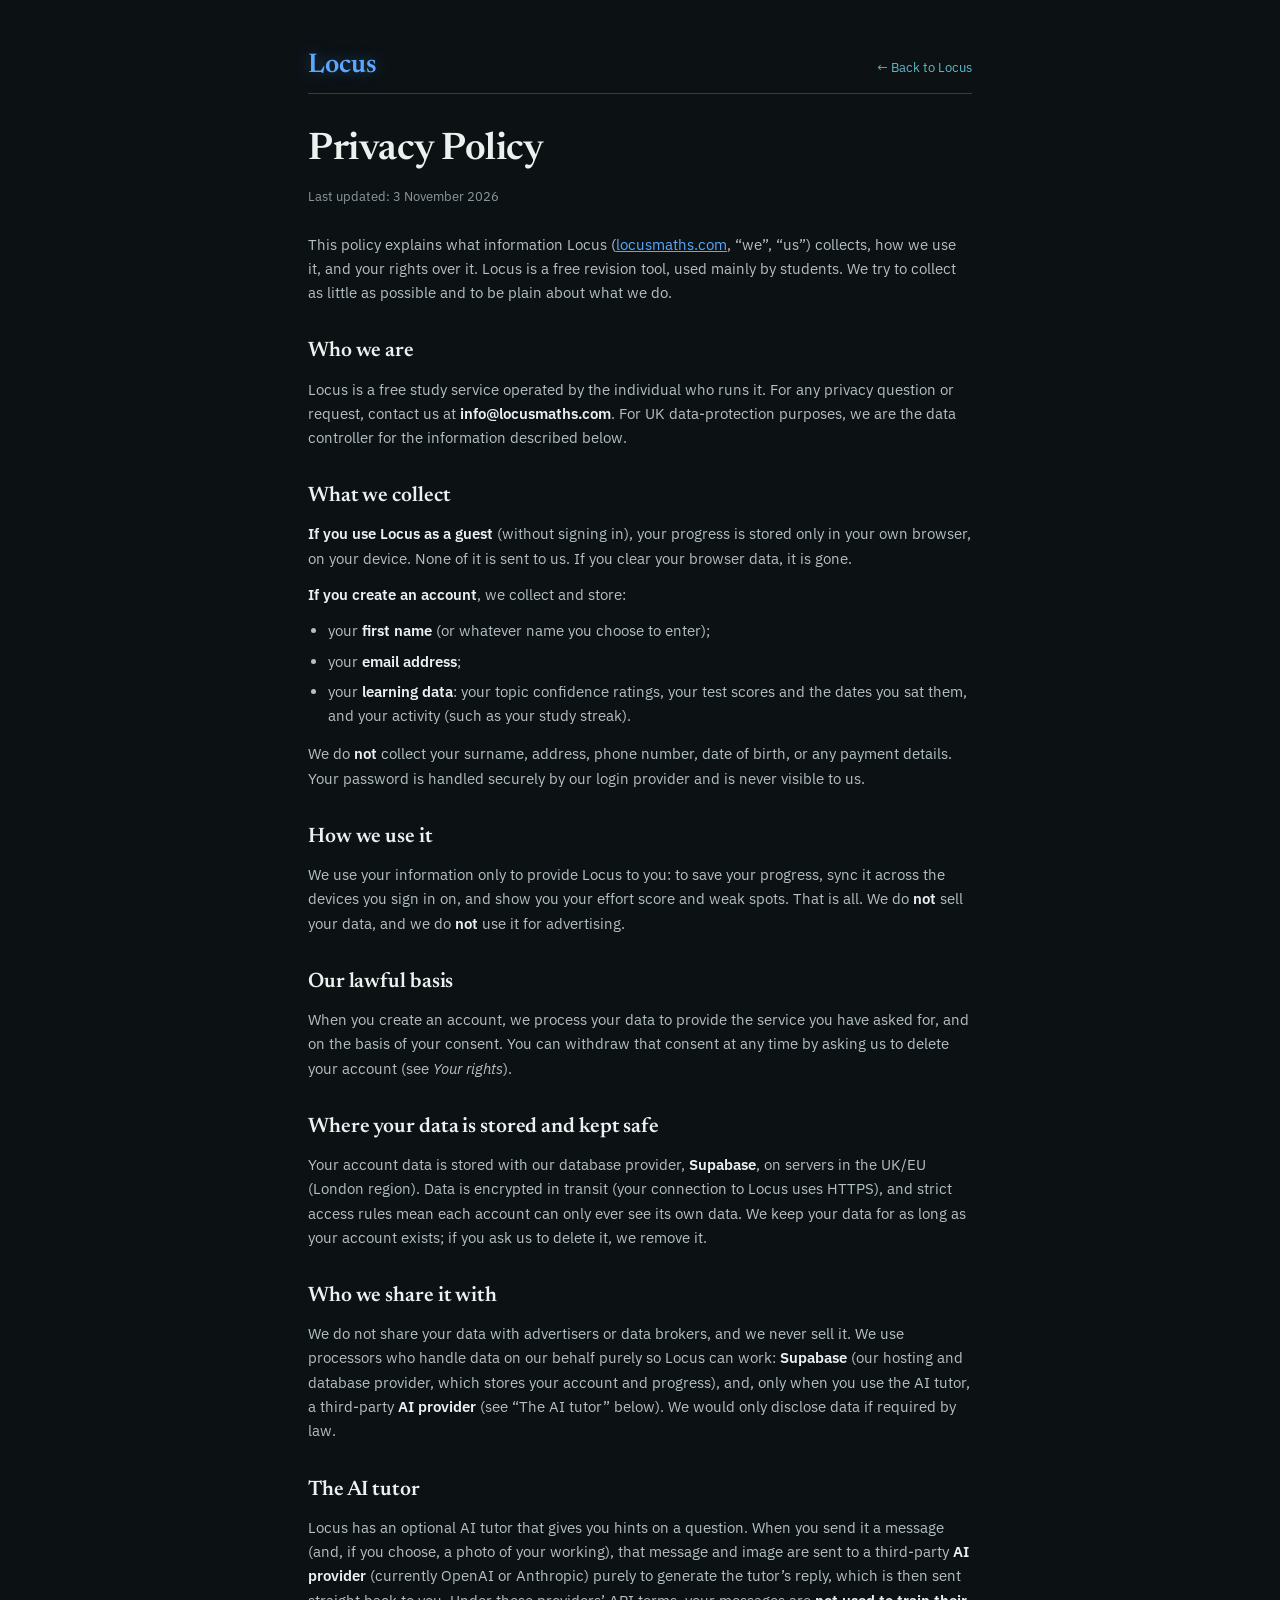
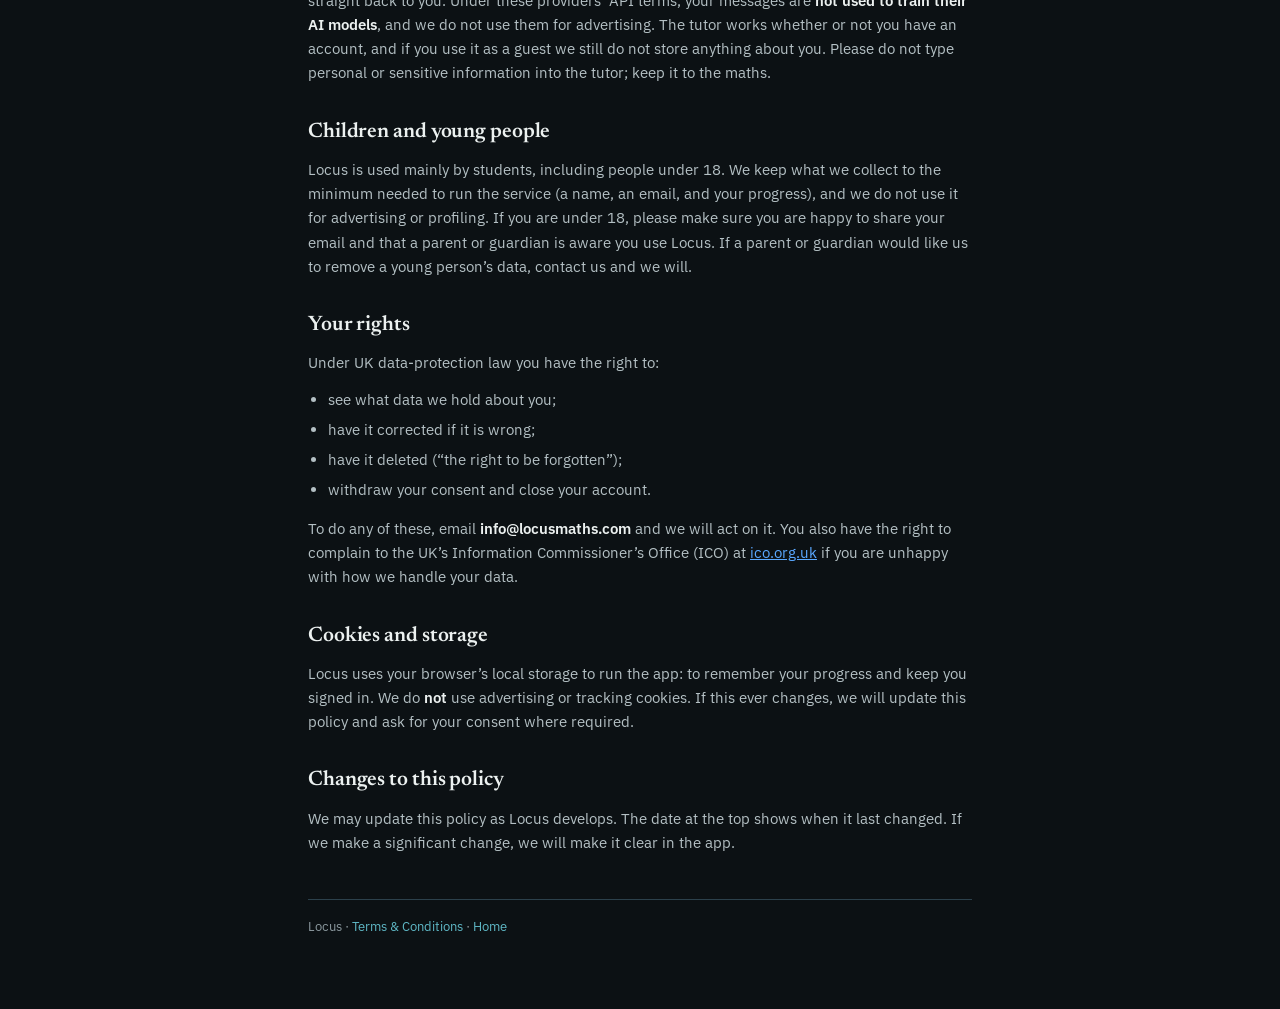
<file: privacy.html>
<!doctype html>
<html lang="en">
<head>
<meta charset="utf-8">
<meta name="viewport" content="width=device-width,initial-scale=1">
<title>Privacy Policy · Locus</title>
<meta name="description" content="How Locus handles your data.">
<link rel="icon" type="image/svg+xml" href="/favicon.svg">
<link rel="stylesheet" href="/legal.css">
</head>
<body>
<div class="wrap">
  <div class="top"><a class="mark" href="/">Locus</a><a class="back" href="/">&larr; Back to Locus</a></div>

  <h1>Privacy Policy</h1>
  <p class="updated">Last updated: 3 November 2026</p>

  <p>This policy explains what information Locus (<a href="https://locusmaths.com">locusmaths.com</a>, &ldquo;we&rdquo;, &ldquo;us&rdquo;) collects, how we use it, and your rights over it. Locus is a free revision tool, used mainly by students. We try to collect as little as possible and to be plain about what we do.</p>

  <h2>Who we are</h2>
  <p>Locus is a free study service operated by the individual who runs it. For any privacy question or request, contact us at <strong>info@locusmaths.com</strong>. For UK data-protection purposes, we are the data controller for the information described below.</p>

  <h2>What we collect</h2>
  <p><strong>If you use Locus as a guest</strong> (without signing in), your progress is stored only in your own browser, on your device. None of it is sent to us. If you clear your browser data, it is gone.</p>
  <p><strong>If you create an account</strong>, we collect and store:</p>
  <ul>
    <li>your <strong>first name</strong> (or whatever name you choose to enter);</li>
    <li>your <strong>email address</strong>;</li>
    <li>your <strong>learning data</strong>: your topic confidence ratings, your test scores and the dates you sat them, and your activity (such as your study streak).</li>
  </ul>
  <p>We do <strong>not</strong> collect your surname, address, phone number, date of birth, or any payment details. Your password is handled securely by our login provider and is never visible to us.</p>

  <h2>How we use it</h2>
  <p>We use your information only to provide Locus to you: to save your progress, sync it across the devices you sign in on, and show you your effort score and weak spots. That is all. We do <strong>not</strong> sell your data, and we do <strong>not</strong> use it for advertising.</p>

  <h2>Our lawful basis</h2>
  <p>When you create an account, we process your data to provide the service you have asked for, and on the basis of your consent. You can withdraw that consent at any time by asking us to delete your account (see <em>Your rights</em>).</p>

  <h2>Where your data is stored and kept safe</h2>
  <p>Your account data is stored with our database provider, <strong>Supabase</strong>, on servers in the UK/EU (London region). Data is encrypted in transit (your connection to Locus uses HTTPS), and strict access rules mean each account can only ever see its own data. We keep your data for as long as your account exists; if you ask us to delete it, we remove it.</p>

  <h2>Who we share it with</h2>
  <p>We do not share your data with advertisers or data brokers, and we never sell it. We use processors who handle data on our behalf purely so Locus can work: <strong>Supabase</strong> (our hosting and database provider, which stores your account and progress), and, only when you use the AI tutor, a third-party <strong>AI provider</strong> (see &ldquo;The AI tutor&rdquo; below). We would only disclose data if required by law.</p>

  <h2>The AI tutor</h2>
  <p>Locus has an optional AI tutor that gives you hints on a question. When you send it a message (and, if you choose, a photo of your working), that message and image are sent to a third-party <strong>AI provider</strong> (currently OpenAI or Anthropic) purely to generate the tutor&rsquo;s reply, which is then sent straight back to you. Under these providers&rsquo; API terms, your messages are <strong>not used to train their AI models</strong>, and we do not use them for advertising. The tutor works whether or not you have an account, and if you use it as a guest we still do not store anything about you. Please do not type personal or sensitive information into the tutor; keep it to the maths.</p>

  <h2>Children and young people</h2>
  <p>Locus is used mainly by students, including people under 18. We keep what we collect to the minimum needed to run the service (a name, an email, and your progress), and we do not use it for advertising or profiling. If you are under 18, please make sure you are happy to share your email and that a parent or guardian is aware you use Locus. If a parent or guardian would like us to remove a young person&rsquo;s data, contact us and we will.</p>

  <h2>Your rights</h2>
  <p>Under UK data-protection law you have the right to:</p>
  <ul>
    <li>see what data we hold about you;</li>
    <li>have it corrected if it is wrong;</li>
    <li>have it deleted (&ldquo;the right to be forgotten&rdquo;);</li>
    <li>withdraw your consent and close your account.</li>
  </ul>
  <p>To do any of these, email <strong>info@locusmaths.com</strong> and we will act on it. You also have the right to complain to the UK&rsquo;s Information Commissioner&rsquo;s Office (ICO) at <a href="https://ico.org.uk">ico.org.uk</a> if you are unhappy with how we handle your data.</p>

  <h2>Cookies and storage</h2>
  <p>Locus uses your browser&rsquo;s local storage to run the app: to remember your progress and keep you signed in. We do <strong>not</strong> use advertising or tracking cookies. If this ever changes, we will update this policy and ask for your consent where required.</p>

  <h2>Changes to this policy</h2>
  <p>We may update this policy as Locus develops. The date at the top shows when it last changed. If we make a significant change, we will make it clear in the app.</p>

  <div class="pagefoot">Locus &middot; <a href="/terms.html">Terms &amp; Conditions</a> &middot; <a href="/">Home</a></div>
</div>
</body>
</html>
</file>
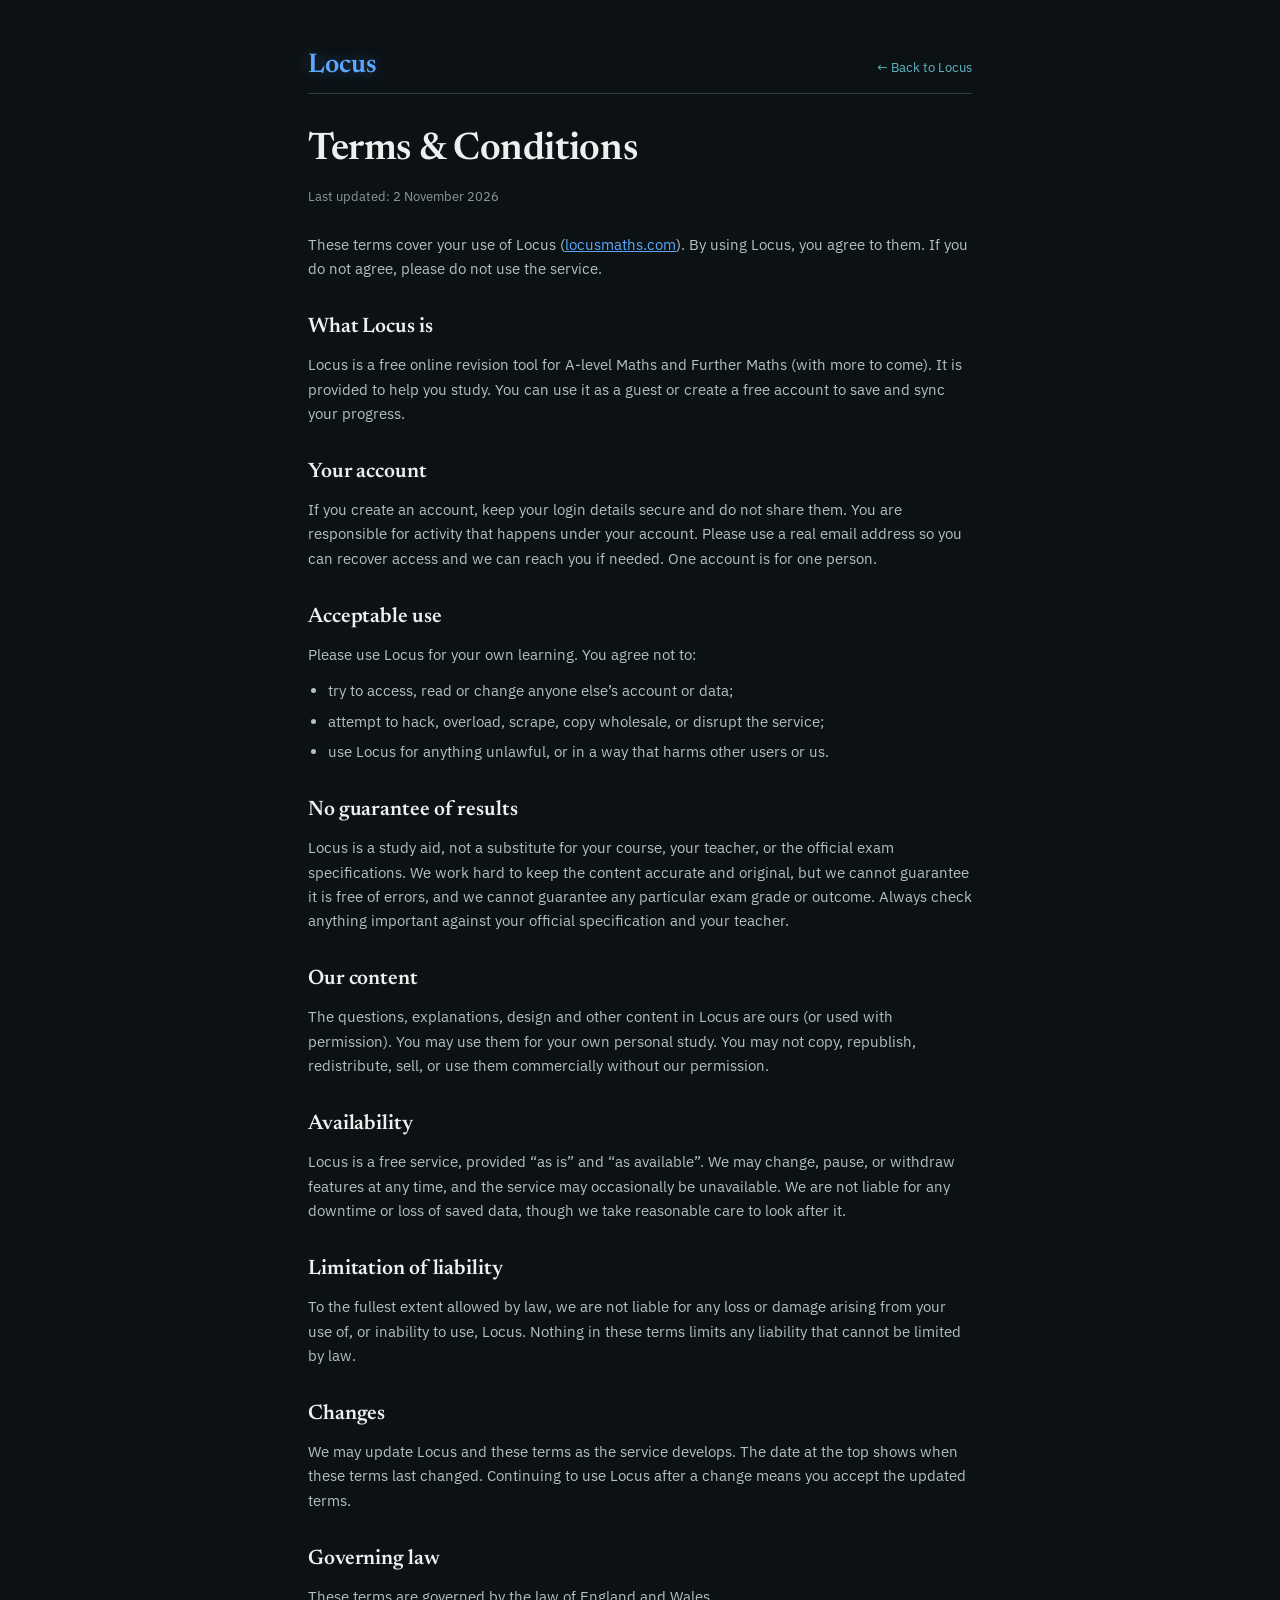
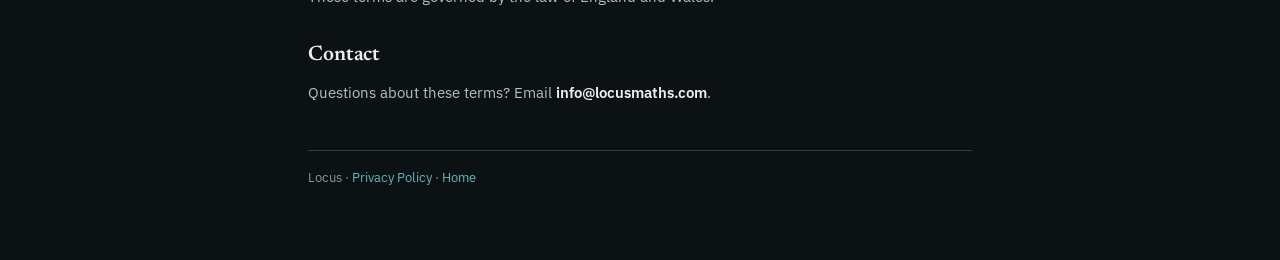
<file: terms.html>
<!doctype html>
<html lang="en">
<head>
<meta charset="utf-8">
<meta name="viewport" content="width=device-width,initial-scale=1">
<title>Terms &amp; Conditions · Locus</title>
<meta name="description" content="The terms for using Locus.">
<link rel="icon" type="image/svg+xml" href="/favicon.svg">
<link rel="stylesheet" href="/legal.css">
</head>
<body>
<div class="wrap">
  <div class="top"><a class="mark" href="/">Locus</a><a class="back" href="/">&larr; Back to Locus</a></div>

  <h1>Terms &amp; Conditions</h1>
  <p class="updated">Last updated: 2 November 2026</p>

  <p>These terms cover your use of Locus (<a href="https://locusmaths.com">locusmaths.com</a>). By using Locus, you agree to them. If you do not agree, please do not use the service.</p>

  <h2>What Locus is</h2>
  <p>Locus is a free online revision tool for A-level Maths and Further Maths (with more to come). It is provided to help you study. You can use it as a guest or create a free account to save and sync your progress.</p>

  <h2>Your account</h2>
  <p>If you create an account, keep your login details secure and do not share them. You are responsible for activity that happens under your account. Please use a real email address so you can recover access and we can reach you if needed. One account is for one person.</p>

  <h2>Acceptable use</h2>
  <p>Please use Locus for your own learning. You agree not to:</p>
  <ul>
    <li>try to access, read or change anyone else&rsquo;s account or data;</li>
    <li>attempt to hack, overload, scrape, copy wholesale, or disrupt the service;</li>
    <li>use Locus for anything unlawful, or in a way that harms other users or us.</li>
  </ul>

  <h2>No guarantee of results</h2>
  <p>Locus is a study aid, not a substitute for your course, your teacher, or the official exam specifications. We work hard to keep the content accurate and original, but we cannot guarantee it is free of errors, and we cannot guarantee any particular exam grade or outcome. Always check anything important against your official specification and your teacher.</p>

  <h2>Our content</h2>
  <p>The questions, explanations, design and other content in Locus are ours (or used with permission). You may use them for your own personal study. You may not copy, republish, redistribute, sell, or use them commercially without our permission.</p>

  <h2>Availability</h2>
  <p>Locus is a free service, provided &ldquo;as is&rdquo; and &ldquo;as available&rdquo;. We may change, pause, or withdraw features at any time, and the service may occasionally be unavailable. We are not liable for any downtime or loss of saved data, though we take reasonable care to look after it.</p>

  <h2>Limitation of liability</h2>
  <p>To the fullest extent allowed by law, we are not liable for any loss or damage arising from your use of, or inability to use, Locus. Nothing in these terms limits any liability that cannot be limited by law.</p>

  <h2>Changes</h2>
  <p>We may update Locus and these terms as the service develops. The date at the top shows when these terms last changed. Continuing to use Locus after a change means you accept the updated terms.</p>

  <h2>Governing law</h2>
  <p>These terms are governed by the law of England and Wales.</p>

  <h2>Contact</h2>
  <p>Questions about these terms? Email <strong>info@locusmaths.com</strong>.</p>

  <div class="pagefoot">Locus &middot; <a href="/privacy.html">Privacy Policy</a> &middot; <a href="/">Home</a></div>
</div>
</body>
</html>
</file>
<file: legal.css>
@import url('https://fonts.googleapis.com/css2?family=Newsreader:opsz,wght@6..72,400;6..72,600;6..72,700&family=IBM+Plex+Sans:wght@400;500;600&display=swap');
:root{color-scheme:dark;--bg:#0C1114;--surface:#15212A;--ink:#ECF1F0;--ink-soft:#B4C0C4;--ink-faint:#8B989E;--line:#2C414C;--glow:#5AA8FF;--build:#5FB8C6;}
*{box-sizing:border-box;}
body{margin:0;background:var(--bg);color:var(--ink);font-family:'IBM Plex Sans',system-ui,-apple-system,sans-serif;line-height:1.62;-webkit-font-smoothing:antialiased;}
.wrap{max-width:720px;margin:0 auto;padding:clamp(24px,6vw,52px) clamp(18px,5vw,28px) 72px;}
.top{display:flex;align-items:baseline;justify-content:space-between;gap:12px;border-bottom:1px solid var(--line);padding-bottom:14px;}
.mark{font-family:'Newsreader',Georgia,serif;font-weight:600;font-size:27px;color:var(--glow);text-shadow:0 0 16px rgba(90,168,255,.4);text-decoration:none;line-height:1;}
.back{font-size:13px;color:var(--build);text-decoration:none;white-space:nowrap;}
.back:hover{text-decoration:underline;}
h1{font-family:'Newsreader',Georgia,serif;font-weight:600;font-size:clamp(28px,6vw,38px);margin:26px 0 4px;letter-spacing:-.01em;}
.updated{color:var(--ink-faint);font-size:13px;margin:0 0 26px;}
h2{font-family:'Newsreader',Georgia,serif;font-weight:600;font-size:21px;margin:30px 0 8px;letter-spacing:-.005em;}
p,li{color:var(--ink-soft);font-size:15px;}
p{margin:0 0 12px;}
ul{margin:0 0 14px;padding-left:20px;}
li{margin:6px 0;}
a{color:var(--glow);}
strong{color:var(--ink);font-weight:600;}
.note{background:var(--surface);border:1px solid var(--line);border-radius:12px;padding:14px 16px;font-size:13.5px;color:var(--ink-faint);margin:24px 0;line-height:1.55;}
.pagefoot{margin-top:44px;padding-top:16px;border-top:1px solid var(--line);font-size:13px;color:var(--ink-faint);}
.pagefoot a{color:var(--build);text-decoration:none;}
.pagefoot a:hover{text-decoration:underline;}
</file>
